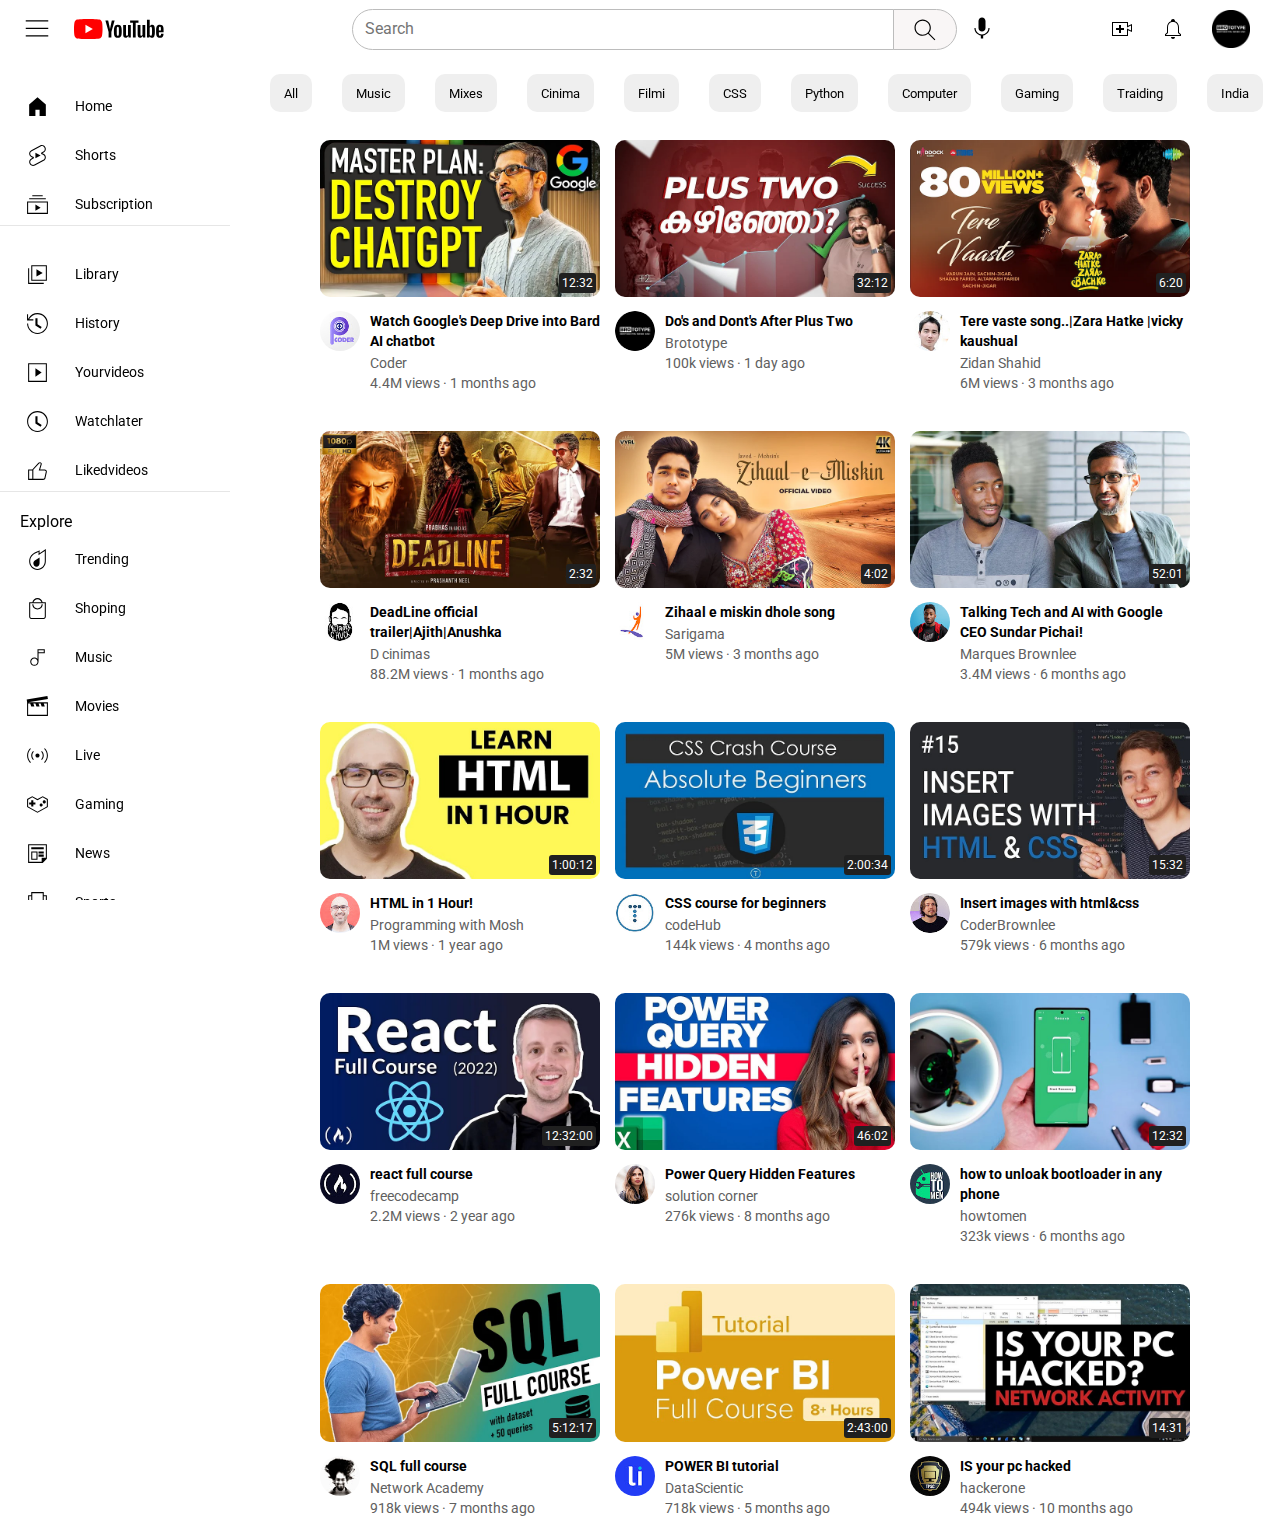
<file: index.html>
<!DOCTYPE html>
<html lang="en">
<head>
  <meta charset="UTF-8">
  <meta name="viewport" content="width=device-width, initial-scale=1.0">
  <title>Document</title>
  <link rel="preconnect" href="https://fonts.googleapis.com">
  <link rel="preconnect" href="https://fonts.gstatic.com" crossorigin>
  <link href="https://fonts.googleapis.com/css2?family=Roboto:wght@400;500;700&display=swap" rel="stylesheet">

  <link rel="stylesheet" href="videostyle.css">
  <link rel="stylesheet" href="headerstyle.css">
  <link rel="stylesheet" href="sidebar.css">
</head>
<body>

<!-- *********************************header*********************************************** -->

  <div class="header">


    <div class="leftsection">
      <img class="menu" src="headerphotos/hamburger-menu.svg" alt="">
      <img  class="youtube-logo" src="headerphotos/youtube-logo.svg" alt="">
    </div>
    <div class="middlesection">
      <input class="Search-bar"  type="text" placeholder="Search">
    
      <button class="buttonsearch">
      <img class="search-button" src="headerphotos/search.svg" alt="">
      </button>

      <button class="mic-button">
      <img class="mic" src="headerphotos/mic.svg" alt="">
      </button>

    </div>


    <div class="rightsection">
    <img src="headerphotos/videoadd-icon.svg" alt="">
    <img src="headerphotos/bell-icon.svg" alt="">
    <img class="channel-logo"  src="headerphotos/image15channel.jpeg" alt="">
    </div>
  </div>

  <div class="top-bar-div">

    <ul class="lists-top">

      <li><button class="button-top">All</button></li>
      <li><button class="button-top">Music</button></li>
      <li><button class="button-top">Mixes</button></li>
      <li><button class="button-top">Cinima</button></li>
      <li><button class="button-top">Filmi</button></li>
      <li><button class="button-top">CSS</button></li>
      <li><button class="button-top">Python</button></li>
      <li><button class="button-top">Computer</button></li>
      <li><button class="button-top">Gaming</button></li>
      <li><button class="button-top">Traiding</button></li>
      <li><button class="button-top">India</button></li>
      <li><button class="button-top">Technology</button></li>
      <li><button class="button-top">Dance</button></li>


    </ul>
  </div>

  

<!-- ************************************sidebar********************************* -->

  <div class="sidebar">
<div class="sidebar-first-div">
  <div class="sidebar-link">
    <img src="sidebarimages/home-icon.svg" alt="">
    <div class="sidebar-name">Home</div>
  </div>
  <div class="sidebar-link">
    <img src="sidebarimages/shorts.svg" alt="">
    <div class="sidebar-name">Shorts</div>
  </div>
  <div class="sidebar-link">
    <img src="sidebarimages/subscription.svg" alt="">
    <div class="sidebar-name">Subscription</div>
  </div>
 </div>

 <div class="sidebar-second-div">

  <div class="sidebar-link">
    <img src="sidebarimages/library.svg" alt="">
    <div class="sidebar-name">Library</div>
  </div>
  <div class="sidebar-link">
    <img src="sidebarimages/history.svg" alt="">
    <div class="sidebar-name">History</div>
  </div>
  <div class="sidebar-link">
    <img src="sidebarimages/yourvideos.svg" alt="">
    <div class="sidebar-name">Yourvideos</div>
  </div>
  <div class="sidebar-link">
    <img src="sidebarimages/watchlater.svg" alt="">
    <div class="sidebar-name">Watchlater</div>
  </div>
  <div class="sidebar-link">
    <img src="sidebarimages/likedvideos.svg" alt="">
    <div class="sidebar-name">Likedvideos</div>
  </div>
  </div>

  <div class="sidebar-fourth-div">

    <div class="sidebar-name-heading">Explore</div>
   
  <div class="sidebar-link">
    <img src="sidebarimages/trending.svg" alt="">
    <div class="sidebar-name">Trending</div>
  </div>
  <div class="sidebar-link">
    <img src="sidebarimages/shoping.svg" alt="">
    <div class="sidebar-name">Shoping</div>
  </div>
  <div class="sidebar-link">
    <img src="sidebarimages/music.svg" alt="">
    <div class="sidebar-name">Music</div>
  </div>
  <div class="sidebar-link">
    <img src="sidebarimages/movies.svg" alt="">
    <div class="sidebar-name">Movies</div>
  </div>
  <div class="sidebar-link">
    <img src="sidebarimages/live.svg" alt="">
    <div class="sidebar-name">Live</div>
  </div>
  <div class="sidebar-link">
    <img src="sidebarimages/gaming.svg" alt="">
    <div class="sidebar-name">Gaming</div>
  </div>
  <div class="sidebar-link">
    <img src="sidebarimages/news.svg" alt="">
    <div class="sidebar-name">News</div>
  </div>
  <div class="sidebar-link">
    <img src="sidebarimages/sports.svg" alt="">
    <div class="sidebar-name">Sports</div>
  </div>
  <div class="sidebar-link">
    <img src="sidebarimages/learning.svg" alt="">
    <div class="sidebar-name">Learning</div>
  </div>
  <div class="sidebar-link">
    <img src="sidebarimages/fashion.svg" alt="">
    <div class="sidebar-name">Fashion</div>
  </div>
</div>

  <div class="sidebar-third-div">

    <div class="sidebar-name-heading">More From YouTube</div>

    <div class="sidebar-link">
    <img src="sidebarimages/youtubepremium.svg" alt="">
    <div class="sidebar-name">Youtube premium</div>
  </div>
  <div class="sidebar-link">
    <img src="sidebarimages/studio.svg" alt="">
    <div class="sidebar-name">Youtube Studio</div>
  </div>
  <div class="sidebar-link">
    <img src="sidebarimages/youtubemusic.svg" alt="">
    <div class="sidebar-name">Youtube Music</div>
  </div>
  </div>

<div class="sidebar-fifth-div">
  <div class="sidebar-link">
    <img src="sidebarimages/settings.svg" alt="">
    <div class="sidebar-name">Settings</div>
  </div>
  <div class="sidebar-link">
    <img src="sidebarimages/reporthistory.svg" alt="">
    <div class="sidebar-name">Report History</div>
  </div>
  <div class="sidebar-link">
    <img src="sidebarimages/help.svg" alt="">
    <div class="sidebar-name">Help</div>
  </div>
  <div class="sidebar-link">
    <img src="sidebarimages/sendfeedback.svg" alt="">
    <div class="sidebar-name">Sendfeedback</div>
  </div>
</div>


<div class="sidebar-final-text">
  <p>
About  Press  Copyright <br> Contact us Creators <br> Advertise Developers <br><br>
Terms Privacy Policy & Safety <br>How YouTube works <br> Test new features <br><br>
<div>© 2023 Google LLC</div>
  </p>
</div>
</div>
<!--***********************************************mainbody************************************************ -->
  <div class="video-grid">


<!-- **************************************first picture************************************ -->

  <!--************************* thumbnail ************************************-->
  <div >

    <div class="thumbnail1-div">
      <img class="thumbnail1" src="thumbnails/image1.jpg" alt="">
      <div class="video-length">12:32</div>
    </div>
   
   
  
      <!--************************ profile photo ********************************** -->
      <div class="video-info-grid">

      <div class="channel-picture-div">
        <img class="profile-picture" src="channelpicturre/image1channel.jpg" alt="">
      </div>
  
      <!--************************** video info ********************************** -->
      <div>
        <p class="video-titles">
          Watch Google's Deep Drive into Bard AI chatbot
        </p>
      
        <p class="video-auther">
          Coder
        </p>
      
        <p class="video-time">
          4.4M views &#183; 1 months ago
        </p>
      </div>
    </div>
  </div>




              <!--*************************** second picture ************************************* -->



  <!--************************* thumbnail ************************************-->
  <div >

    <div class="thumbnail1-div">
      <img class="thumbnail1" src="thumbnails/image15.jpg" alt="">
      <div class="video-length">32:12</div>
    </div>
  
   
  
      <!--************************ profile photo ********************************** -->
      <div class="video-info-grid">
      <div class="channel-picture-div">
        <img class="profile-picture" src="channelpicturre/image15channel.jpeg" alt="">
      </div>
  
      <!--************************** video info ********************************** -->
      <div>
        <p class="video-titles">
          Do's and Dont's After Plus Two
        </p>
      
        <p class="video-auther">
          Brototype
        </p>
      
        <p class="video-time">
          100k views &#183; 1 day ago
        </p>
      </div>
    </div>
  </div>


            <!--*************************** third picture ************************************* -->


 <!--************************* thumbnail ************************************-->
 <div >

  <div class="thumbnail1-div">
    <img class="thumbnail1" src="thumbnails/image2.webp" alt="">
    <div class="video-length">6:20</div>
  </div>

 

    <!--************************ profile photo ********************************** -->
    <div class="video-info-grid">
    <div class="channel-picture-div">
      <img class="profile-picture" src="channelpicturre/image2channel.jpeg" alt="">
    </div>

    <!--************************** video info ********************************** -->
    <div>
      <p class="video-titles">
        Tere vaste song..|Zara Hatke |vicky kaushual
      </p>
    
      <p class="video-auther">
       Zidan Shahid
      </p>
    
      <p class="video-time">
        6M views &#183; 3 months ago
      </p>
    </div>
  </div>
</div>



     <!-- **************************************fourth picture************************************ -->

  <!--************************* thumbnail ************************************-->
  <div >

    <div class="thumbnail1-div">
      <img class="thumbnail1" src="thumbnails/image3.webp" alt="">
      <div class="video-length">2:32</div>
    </div>
  
   
  
      <!--************************ profile photo ********************************** -->
      <div class="video-info-grid">
      <div class="channel-picture-div">
        <img class="profile-picture" src="channelpicturre/image3channel.jpeg" alt="">
      </div>
  
      <!--************************** video info ********************************** -->
      <div>
        <p class="video-titles">
         DeadLine official trailer|Ajith|Anushka
        </p>
      
        <p class="video-auther">
        D cinimas
        </p>
      
        <p class="video-time">
          88.2M views &#183; 1 months ago
        </p>
      </div>
    </div>
  </div>


 <!-- **************************************fifth picture************************************ -->

  <!--************************* thumbnail ************************************-->
  <div >

    <div class="thumbnail1-div">
      <img class="thumbnail1" src="thumbnails/image4.webp" alt="">
      <div class="video-length">4:02</div>
    </div>
  
   
  
      <!--************************ profile photo ********************************** -->
      <div class="video-info-grid">
      <div class="channel-picture-div">
        <img class="profile-picture" src="channelpicturre/image4channel.jpeg" alt="">
      </div>
  
      <!--************************** video info ********************************** -->
      <div>
        <p class="video-titles">
          Zihaal e miskin dhole song
        </p>
      
        <p class="video-auther">
          Sarigama
        </p>
      
        <p class="video-time">
          5M views &#183; 3 months ago
        </p>
      </div>
    </div>
  </div>

        
 <!-- **************************************sixth picture************************************ -->

  <!--************************* thumbnail ************************************-->
  <div>
    <div class="thumbnail1-div">
      <img class="thumbnail1" src="thumbnails/image5.webp" alt="">
      <div class="video-length">52:01</div>
    </div>
  
   
  
      <!--************************ profile photo ********************************** -->
      <div class="video-info-grid">
      <div class="channel-picture-div">
        <img class="profile-picture" src="channelpicturre/image5channel.jpeg" alt="">
      </div>
  
      <!--************************** video info ********************************** -->
      <div>
        <p class="video-titles">
          Talking Tech and AI with Google CEO Sundar Pichai!
        </p>
      
        <p class="video-auther">
          Marques Brownlee
        </p>
      
        <p class="video-time">
          3.4M views &#183; 6 months ago
        </p>
      </div>
    </div>
  </div>




   <!-- **************************************seventh picture************************************ -->

  <!--************************* thumbnail ************************************-->
  <div >

    <div class="thumbnail1-div">
      <img class="thumbnail1" src="thumbnails/image6.jpg" alt="">
      <div class="video-length">1:00:12</div>
    </div>
  
   
  
      <!--************************ profile photo ********************************** -->
      <div class="video-info-grid">
      <div class="channel-picture-div">
        <img class="profile-picture" src="channelpicturre/image6channel.jpeg" alt="">
      </div>
  
      <!--************************** video info ********************************** -->
      <div>
        <p class="video-titles">
         HTML in 1 Hour!
        </p>
      
        <p class="video-auther">
          Programming with Mosh
        </p>
      
        <p class="video-time">
          1M views &#183; 1 year ago
        </p>
      </div>
    </div>
  </div>


 <!-- **************************************eighth picture************************************ -->

  <!--************************* thumbnail ************************************-->
  <div >

    <div class="thumbnail1-div">
      <img class="thumbnail1" src="thumbnails/image7.jpg" alt="">
      <div class="video-length">2:00:34</div>
    </div>
  
   
  
      <!--************************ profile photo ********************************** -->
      <div class="video-info-grid">
      <div class="channel-picture-div">
        <img class="profile-picture" src="channelpicturre/image7channel.jpeg" alt="">
      </div>
  
      <!--************************** video info ********************************** -->
      <div>
        <p class="video-titles">
         CSS course for beginners
        </p>
      
        <p class="video-auther">
        codeHub
        </p>
      
        <p class="video-time">
          144k views &#183; 4 months ago
        </p>
      </div>
    </div>
  </div>

        
 <!-- **************************************nineth picture************************************ -->

  <!--************************* thumbnail ************************************-->
  <div>
    <div class="thumbnail1-div">
      <img class="thumbnail1" src="thumbnails/image8.jpg" alt="">
      <div class="video-length">15:32</div>
    </div>
  
   
  
      <!--************************ profile photo ********************************** -->
      <div class="video-info-grid">
      <div class="channel-picture-div">
        <img class="profile-picture" src="channelpicturre/image8channel.jpeg" alt="">
      </div>
  
      <!--************************** video info ********************************** -->
      <div>
        <p class="video-titles">
         Insert images with html&css
        </p>
      
        <p class="video-auther">
           CoderBrownlee
        </p>
      
        <p class="video-time">
          579k views &#183; 6 months ago
        </p>
      </div>
    </div>
  </div>


    <!-- **************************************tenth picture************************************ -->

  <!--************************* thumbnail ************************************-->
  <div >

    <div class="thumbnail1-div">
      <img class="thumbnail1" src="thumbnails/image9.jpg" alt="">
      <div class="video-length">12:32:00</div>
    </div>
  
   
  
      <!--************************ profile photo ********************************** -->
      <div class="video-info-grid">
      <div class="channel-picture-div">
        <img class="profile-picture" src="channelpicturre/image9channel.jpeg" alt="">
      </div>
  
      <!--************************** video info ********************************** -->
      <div>
        <p class="video-titles">
          react full course
        </p>
      
        <p class="video-auther">
          freecodecamp
        </p>
      
        <p class="video-time">
          2.2M views &#183; 2 year ago
        </p>
      </div>
    </div>
  </div>


 <!-- **************************************leventh picture************************************ -->

  <!--************************* thumbnail ************************************-->
  <div >

    <div class="thumbnail1-div">
      <img class="thumbnail1" src="thumbnails/image10.jpg" alt="">
      <div class="video-length">46:02</div>
    </div>
  
   
  
      <!--************************ profile photo ********************************** -->
      <div class="video-info-grid">
      <div class="channel-picture-div">
        <img class="profile-picture" src="channelpicturre/image10channel.jpeg" alt="">
      </div>
  
      <!--************************** video info ********************************** -->
      <div>
        <p class="video-titles">
          Power Query Hidden Features
        </p>
      
        <p class="video-auther">
          solution corner
        </p>
      
        <p class="video-time">
          276k views &#183; 8 months ago
        </p>
      </div>
    </div>
  </div>

        
 <!-- **************************************twelveth picture************************************ -->

  <!--************************* thumbnail ************************************-->
  <div>
    <div class="thumbnail1-div">
      <img class="thumbnail1" src="thumbnails/image11.jpg" alt="">
      <div class="video-length">12:32</div>
    </div>
  
   
  
      <!--************************ profile photo ********************************** -->
      <div class="video-info-grid">
      <div class="channel-picture-div">
        <img class="profile-picture" src="channelpicturre/image11channel.jpeg" alt="">
      </div>
  
      <!--************************** video info ********************************** -->
      <div>
        <p class="video-titles">
          how to unloak bootloader in any phone
        </p>
      
        <p class="video-auther">
          howtomen
        </p>
      
        <p class="video-time">
        323k views &#183; 6 months ago
        </p>
      </div>
    </div>
  </div>




   <!-- **************************************thirteenth picture************************************ -->

  <!--************************* thumbnail ************************************-->
  <div >

    <div class="thumbnail1-div">
      <img class="thumbnail1" src="thumbnails/image12.webp" alt="">
      <div class="video-length">5:12:17</div>
    </div>
  
   
  
      <!--************************ profile photo ********************************** -->
      <div class="video-info-grid">
      <div class="channel-picture-div">
        <img class="profile-picture" src="channelpicturre/image12channel.jpeg" alt="">
      </div>
  
      <!--************************** video info ********************************** -->
      <div>
        <p class="video-titles">
          SQL full course
        </p>
      
        <p class="video-auther">
          Network Academy
        </p>
      
        <p class="video-time">
          918k views &#183; 7 months ago
        </p>
      </div>
    </div>
  </div>


 <!-- **************************************fourteenth picture************************************ -->

  <!--************************* thumbnail ************************************-->
  <div >

    <div class="thumbnail1-div">
      <img class="thumbnail1" src="thumbnails/image13.jpg" alt="">
      <div class="video-length">2:43:00</div>
    </div>
  
   
  
      <!--************************ profile photo ********************************** -->
      <div class="video-info-grid">
      <div class="channel-picture-div">
        <img class="profile-picture" src="channelpicturre/image13channel.jpeg" alt="">
      </div>
  
      <!--************************** video info ********************************** -->
      <div>
        <p class="video-titles">
          POWER BI tutorial
        </p>
      
        <p class="video-auther">
        DataScientic
        </p>
      
        <p class="video-time">
          718k views &#183; 5 months ago
        </p>
      </div>
    </div>
  </div>

        
 <!-- **************************************fifteenth picture************************************ -->

  <!--************************* thumbnail ************************************-->
  <div>
    <div class="thumbnail1-div">
      <img class="thumbnail1" src="thumbnails/image14.jpg" alt="">
      <div class="video-length">14:31</div>
    </div>
  
   
  
      <!--************************ profile photo ********************************** -->
      <div class="video-info-grid">
      <div class="channel-picture-div">
        <img class="profile-picture" src="channelpicturre/image14channel.jpeg" alt="">
      </div>
  
      <!--************************** video info ********************************** -->
      <div>
        <p class="video-titles">
          IS your pc hacked
        </p>
      
        <p class="video-auther">
        hackerone
        </p>
      
        <p class="video-time">
          494k views &#183; 10 months ago
        </p>
      </div>
    </div>
  </div>



</div>
</file>
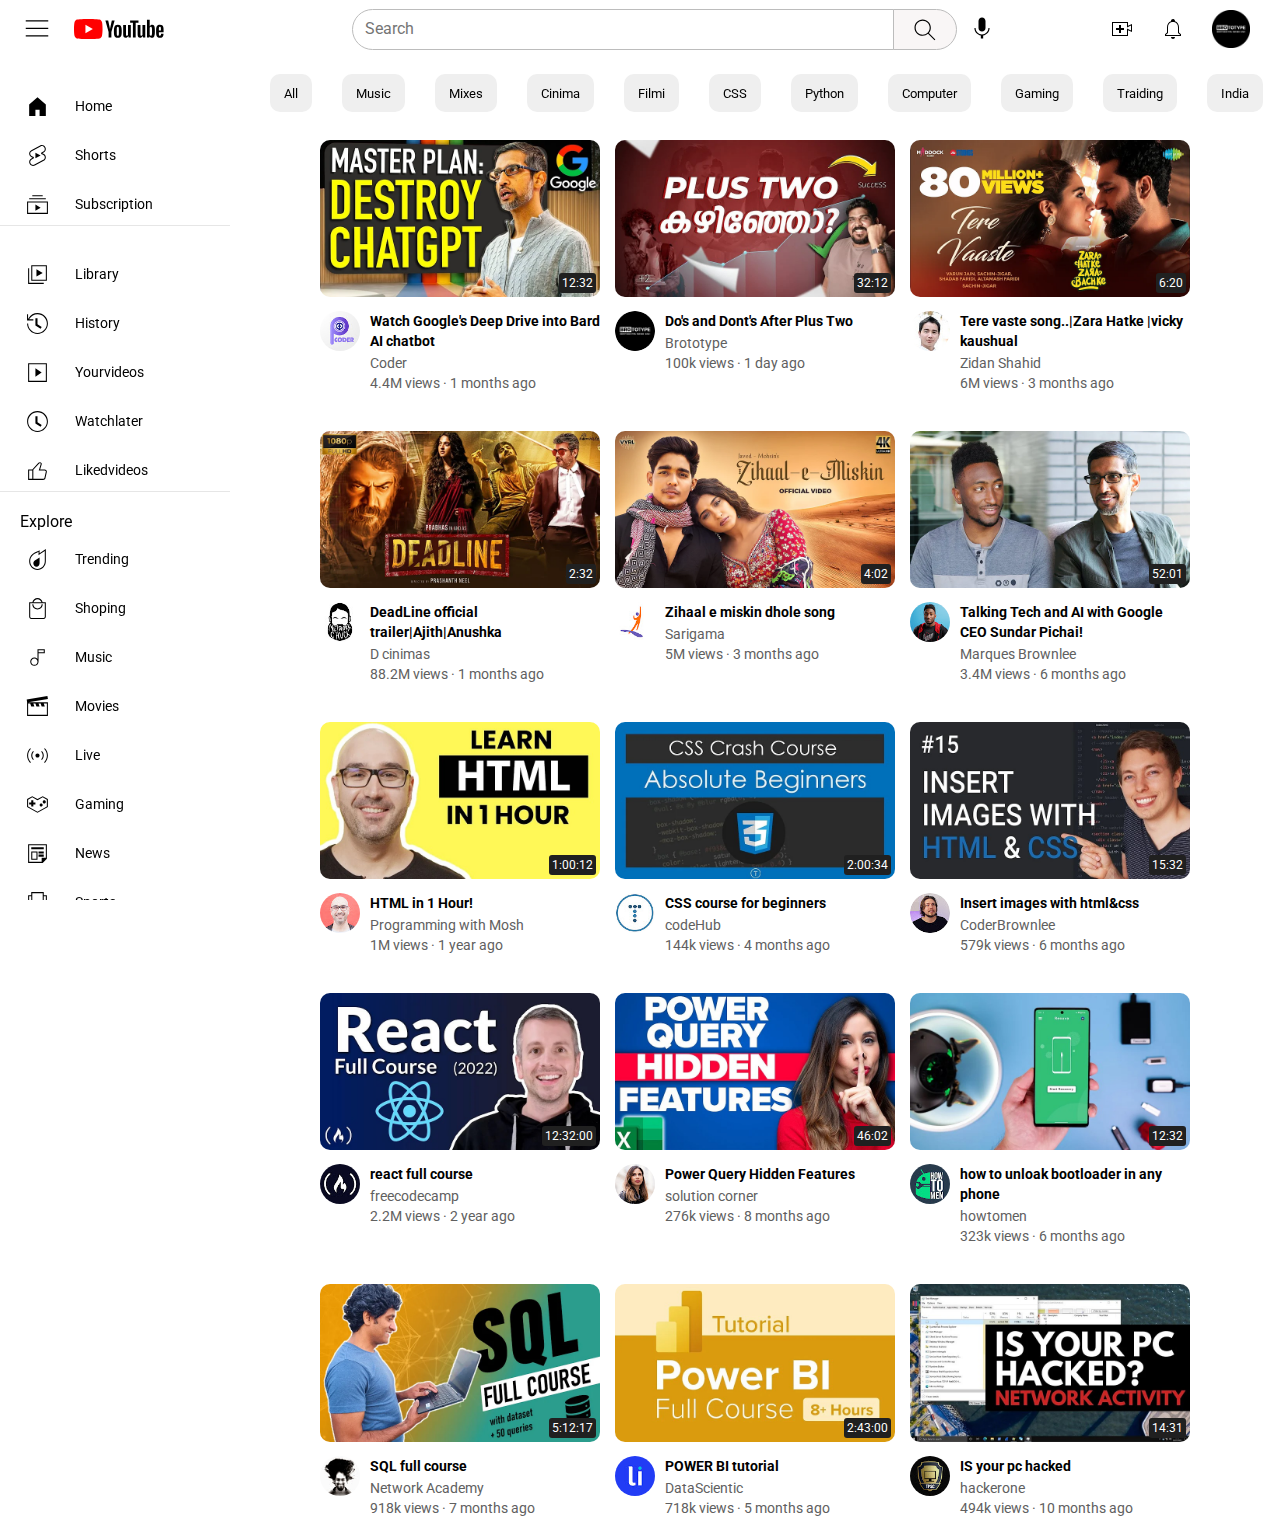
<file: youtube1.html>
<!DOCTYPE html>
<html lang="en">
<head>
  <meta charset="UTF-8">
  <meta name="viewport" content="width=device-width, initial-scale=1.0">
  <title>Document</title>
  <link rel="preconnect" href="https://fonts.googleapis.com">
  <link rel="preconnect" href="https://fonts.gstatic.com" crossorigin>
  <link href="https://fonts.googleapis.com/css2?family=Roboto:wght@400;500;700&display=swap" rel="stylesheet">

  <link rel="stylesheet" href="videostyle.css">
  <link rel="stylesheet" href="headerstyle.css">
  <link rel="stylesheet" href="sidebar.css">
</head>
<body>

<!-- *********************************header*********************************************** -->

  <div class="header">


    <div class="leftsection">
      <img class="menu" src="headerphotos/hamburger-menu.svg" alt="">
      <img  class="youtube-logo" src="headerphotos/youtube-logo.svg" alt="">
    </div>
    <div class="middlesection">
      <input class="Search-bar"  type="text" placeholder="Search">
    
      <button class="buttonsearch">
      <img class="search-button" src="headerphotos/search.svg" alt="">
      </button>

      <button class="mic-button">
      <img class="mic" src="headerphotos/mic.svg" alt="">
      </button>

    </div>


    <div class="rightsection">
    <img src="headerphotos/videoadd-icon.svg" alt="">
    <img src="headerphotos/bell-icon.svg" alt="">
    <img class="channel-logo"  src="headerphotos/image15channel.jpeg" alt="">
    </div>
  </div>

  <div class="top-bar-div">

    <ul class="lists-top">

      <li><button class="button-top">All</button></li>
      <li><button class="button-top">Music</button></li>
      <li><button class="button-top">Mixes</button></li>
      <li><button class="button-top">Cinima</button></li>
      <li><button class="button-top">Filmi</button></li>
      <li><button class="button-top">CSS</button></li>
      <li><button class="button-top">Python</button></li>
      <li><button class="button-top">Computer</button></li>
      <li><button class="button-top">Gaming</button></li>
      <li><button class="button-top">Traiding</button></li>
      <li><button class="button-top">India</button></li>
      <li><button class="button-top">Technology</button></li>
      <li><button class="button-top">Dance</button></li>


    </ul>
  </div>

  

<!-- ************************************sidebar********************************* -->

  <div class="sidebar">
<div class="sidebar-first-div">
  <div class="sidebar-link">
    <img src="sidebarimages/home-icon.svg" alt="">
    <div class="sidebar-name">Home</div>
  </div>
  <div class="sidebar-link">
    <img src="sidebarimages/shorts.svg" alt="">
    <div class="sidebar-name">Shorts</div>
  </div>
  <div class="sidebar-link">
    <img src="sidebarimages/subscription.svg" alt="">
    <div class="sidebar-name">Subscription</div>
  </div>
 </div>

 <div class="sidebar-second-div">

  <div class="sidebar-link">
    <img src="sidebarimages/library.svg" alt="">
    <div class="sidebar-name">Library</div>
  </div>
  <div class="sidebar-link">
    <img src="sidebarimages/history.svg" alt="">
    <div class="sidebar-name">History</div>
  </div>
  <div class="sidebar-link">
    <img src="sidebarimages/yourvideos.svg" alt="">
    <div class="sidebar-name">Yourvideos</div>
  </div>
  <div class="sidebar-link">
    <img src="sidebarimages/watchlater.svg" alt="">
    <div class="sidebar-name">Watchlater</div>
  </div>
  <div class="sidebar-link">
    <img src="sidebarimages/likedvideos.svg" alt="">
    <div class="sidebar-name">Likedvideos</div>
  </div>
  </div>

  <div class="sidebar-fourth-div">

    <div class="sidebar-name-heading">Explore</div>
   
  <div class="sidebar-link">
    <img src="sidebarimages/trending.svg" alt="">
    <div class="sidebar-name">Trending</div>
  </div>
  <div class="sidebar-link">
    <img src="sidebarimages/shoping.svg" alt="">
    <div class="sidebar-name">Shoping</div>
  </div>
  <div class="sidebar-link">
    <img src="sidebarimages/music.svg" alt="">
    <div class="sidebar-name">Music</div>
  </div>
  <div class="sidebar-link">
    <img src="sidebarimages/movies.svg" alt="">
    <div class="sidebar-name">Movies</div>
  </div>
  <div class="sidebar-link">
    <img src="sidebarimages/live.svg" alt="">
    <div class="sidebar-name">Live</div>
  </div>
  <div class="sidebar-link">
    <img src="sidebarimages/gaming.svg" alt="">
    <div class="sidebar-name">Gaming</div>
  </div>
  <div class="sidebar-link">
    <img src="sidebarimages/news.svg" alt="">
    <div class="sidebar-name">News</div>
  </div>
  <div class="sidebar-link">
    <img src="sidebarimages/sports.svg" alt="">
    <div class="sidebar-name">Sports</div>
  </div>
  <div class="sidebar-link">
    <img src="sidebarimages/learning.svg" alt="">
    <div class="sidebar-name">Learning</div>
  </div>
  <div class="sidebar-link">
    <img src="sidebarimages/fashion.svg" alt="">
    <div class="sidebar-name">Fashion</div>
  </div>
</div>

  <div class="sidebar-third-div">

    <div class="sidebar-name-heading">More From YouTube</div>

    <div class="sidebar-link">
    <img src="sidebarimages/youtubepremium.svg" alt="">
    <div class="sidebar-name">Youtube premium</div>
  </div>
  <div class="sidebar-link">
    <img src="sidebarimages/studio.svg" alt="">
    <div class="sidebar-name">Youtube Studio</div>
  </div>
  <div class="sidebar-link">
    <img src="sidebarimages/youtubemusic.svg" alt="">
    <div class="sidebar-name">Youtube Music</div>
  </div>
  </div>

<div class="sidebar-fifth-div">
  <div class="sidebar-link">
    <img src="sidebarimages/settings.svg" alt="">
    <div class="sidebar-name">Settings</div>
  </div>
  <div class="sidebar-link">
    <img src="sidebarimages/reporthistory.svg" alt="">
    <div class="sidebar-name">Report History</div>
  </div>
  <div class="sidebar-link">
    <img src="sidebarimages/help.svg" alt="">
    <div class="sidebar-name">Help</div>
  </div>
  <div class="sidebar-link">
    <img src="sidebarimages/sendfeedback.svg" alt="">
    <div class="sidebar-name">Sendfeedback</div>
  </div>
</div>


<div class="sidebar-final-text">
  <p>
About  Press  Copyright <br> Contact us Creators <br> Advertise Developers <br><br>
Terms Privacy Policy & Safety <br>How YouTube works <br> Test new features <br><br>
<div>© 2023 Google LLC</div>
  </p>
</div>
</div>
<!--***********************************************mainbody************************************************ -->
  <div class="video-grid">


<!-- **************************************first picture************************************ -->

  <!--************************* thumbnail ************************************-->
  <div >

    <div class="thumbnail1-div">
      <img class="thumbnail1" src="thumbnails/image1.jpg" alt="">
      <div class="video-length">12:32</div>
    </div>
   
   
  
      <!--************************ profile photo ********************************** -->
      <div class="video-info-grid">

      <div class="channel-picture-div">
        <img class="profile-picture" src="channelpicturre/image1channel.jpg" alt="">
      </div>
  
      <!--************************** video info ********************************** -->
      <div>
        <p class="video-titles">
          Watch Google's Deep Drive into Bard AI chatbot
        </p>
      
        <p class="video-auther">
          Coder
        </p>
      
        <p class="video-time">
          4.4M views &#183; 1 months ago
        </p>
      </div>
    </div>
  </div>




              <!--*************************** second picture ************************************* -->



  <!--************************* thumbnail ************************************-->
  <div >

    <div class="thumbnail1-div">
      <img class="thumbnail1" src="thumbnails/image15.jpg" alt="">
      <div class="video-length">32:12</div>
    </div>
  
   
  
      <!--************************ profile photo ********************************** -->
      <div class="video-info-grid">
      <div class="channel-picture-div">
        <img class="profile-picture" src="channelpicturre/image15channel.jpeg" alt="">
      </div>
  
      <!--************************** video info ********************************** -->
      <div>
        <p class="video-titles">
          Do's and Dont's After Plus Two
        </p>
      
        <p class="video-auther">
          Brototype
        </p>
      
        <p class="video-time">
          100k views &#183; 1 day ago
        </p>
      </div>
    </div>
  </div>


            <!--*************************** third picture ************************************* -->


 <!--************************* thumbnail ************************************-->
 <div >

  <div class="thumbnail1-div">
    <img class="thumbnail1" src="thumbnails/image2.webp" alt="">
    <div class="video-length">6:20</div>
  </div>

 

    <!--************************ profile photo ********************************** -->
    <div class="video-info-grid">
    <div class="channel-picture-div">
      <img class="profile-picture" src="channelpicturre/image2channel.jpeg" alt="">
    </div>

    <!--************************** video info ********************************** -->
    <div>
      <p class="video-titles">
        Tere vaste song..|Zara Hatke |vicky kaushual
      </p>
    
      <p class="video-auther">
       Zidan Shahid
      </p>
    
      <p class="video-time">
        6M views &#183; 3 months ago
      </p>
    </div>
  </div>
</div>



     <!-- **************************************fourth picture************************************ -->

  <!--************************* thumbnail ************************************-->
  <div >

    <div class="thumbnail1-div">
      <img class="thumbnail1" src="thumbnails/image3.webp" alt="">
      <div class="video-length">2:32</div>
    </div>
  
   
  
      <!--************************ profile photo ********************************** -->
      <div class="video-info-grid">
      <div class="channel-picture-div">
        <img class="profile-picture" src="channelpicturre/image3channel.jpeg" alt="">
      </div>
  
      <!--************************** video info ********************************** -->
      <div>
        <p class="video-titles">
         DeadLine official trailer|Ajith|Anushka
        </p>
      
        <p class="video-auther">
        D cinimas
        </p>
      
        <p class="video-time">
          88.2M views &#183; 1 months ago
        </p>
      </div>
    </div>
  </div>


 <!-- **************************************fifth picture************************************ -->

  <!--************************* thumbnail ************************************-->
  <div >

    <div class="thumbnail1-div">
      <img class="thumbnail1" src="thumbnails/image4.webp" alt="">
      <div class="video-length">4:02</div>
    </div>
  
   
  
      <!--************************ profile photo ********************************** -->
      <div class="video-info-grid">
      <div class="channel-picture-div">
        <img class="profile-picture" src="channelpicturre/image4channel.jpeg" alt="">
      </div>
  
      <!--************************** video info ********************************** -->
      <div>
        <p class="video-titles">
          Zihaal e miskin dhole song
        </p>
      
        <p class="video-auther">
          Sarigama
        </p>
      
        <p class="video-time">
          5M views &#183; 3 months ago
        </p>
      </div>
    </div>
  </div>

        
 <!-- **************************************sixth picture************************************ -->

  <!--************************* thumbnail ************************************-->
  <div>
    <div class="thumbnail1-div">
      <img class="thumbnail1" src="thumbnails/image5.webp" alt="">
      <div class="video-length">52:01</div>
    </div>
  
   
  
      <!--************************ profile photo ********************************** -->
      <div class="video-info-grid">
      <div class="channel-picture-div">
        <img class="profile-picture" src="channelpicturre/image5channel.jpeg" alt="">
      </div>
  
      <!--************************** video info ********************************** -->
      <div>
        <p class="video-titles">
          Talking Tech and AI with Google CEO Sundar Pichai!
        </p>
      
        <p class="video-auther">
          Marques Brownlee
        </p>
      
        <p class="video-time">
          3.4M views &#183; 6 months ago
        </p>
      </div>
    </div>
  </div>




   <!-- **************************************seventh picture************************************ -->

  <!--************************* thumbnail ************************************-->
  <div >

    <div class="thumbnail1-div">
      <img class="thumbnail1" src="thumbnails/image6.jpg" alt="">
      <div class="video-length">1:00:12</div>
    </div>
  
   
  
      <!--************************ profile photo ********************************** -->
      <div class="video-info-grid">
      <div class="channel-picture-div">
        <img class="profile-picture" src="channelpicturre/image6channel.jpeg" alt="">
      </div>
  
      <!--************************** video info ********************************** -->
      <div>
        <p class="video-titles">
         HTML in 1 Hour!
        </p>
      
        <p class="video-auther">
          Programming with Mosh
        </p>
      
        <p class="video-time">
          1M views &#183; 1 year ago
        </p>
      </div>
    </div>
  </div>


 <!-- **************************************eighth picture************************************ -->

  <!--************************* thumbnail ************************************-->
  <div >

    <div class="thumbnail1-div">
      <img class="thumbnail1" src="thumbnails/image7.jpg" alt="">
      <div class="video-length">2:00:34</div>
    </div>
  
   
  
      <!--************************ profile photo ********************************** -->
      <div class="video-info-grid">
      <div class="channel-picture-div">
        <img class="profile-picture" src="channelpicturre/image7channel.jpeg" alt="">
      </div>
  
      <!--************************** video info ********************************** -->
      <div>
        <p class="video-titles">
         CSS course for beginners
        </p>
      
        <p class="video-auther">
        codeHub
        </p>
      
        <p class="video-time">
          144k views &#183; 4 months ago
        </p>
      </div>
    </div>
  </div>

        
 <!-- **************************************nineth picture************************************ -->

  <!--************************* thumbnail ************************************-->
  <div>
    <div class="thumbnail1-div">
      <img class="thumbnail1" src="thumbnails/image8.jpg" alt="">
      <div class="video-length">15:32</div>
    </div>
  
   
  
      <!--************************ profile photo ********************************** -->
      <div class="video-info-grid">
      <div class="channel-picture-div">
        <img class="profile-picture" src="channelpicturre/image8channel.jpeg" alt="">
      </div>
  
      <!--************************** video info ********************************** -->
      <div>
        <p class="video-titles">
         Insert images with html&css
        </p>
      
        <p class="video-auther">
           CoderBrownlee
        </p>
      
        <p class="video-time">
          579k views &#183; 6 months ago
        </p>
      </div>
    </div>
  </div>


    <!-- **************************************tenth picture************************************ -->

  <!--************************* thumbnail ************************************-->
  <div >

    <div class="thumbnail1-div">
      <img class="thumbnail1" src="thumbnails/image9.jpg" alt="">
      <div class="video-length">12:32:00</div>
    </div>
  
   
  
      <!--************************ profile photo ********************************** -->
      <div class="video-info-grid">
      <div class="channel-picture-div">
        <img class="profile-picture" src="channelpicturre/image9channel.jpeg" alt="">
      </div>
  
      <!--************************** video info ********************************** -->
      <div>
        <p class="video-titles">
          react full course
        </p>
      
        <p class="video-auther">
          freecodecamp
        </p>
      
        <p class="video-time">
          2.2M views &#183; 2 year ago
        </p>
      </div>
    </div>
  </div>


 <!-- **************************************leventh picture************************************ -->

  <!--************************* thumbnail ************************************-->
  <div >

    <div class="thumbnail1-div">
      <img class="thumbnail1" src="thumbnails/image10.jpg" alt="">
      <div class="video-length">46:02</div>
    </div>
  
   
  
      <!--************************ profile photo ********************************** -->
      <div class="video-info-grid">
      <div class="channel-picture-div">
        <img class="profile-picture" src="channelpicturre/image10channel.jpeg" alt="">
      </div>
  
      <!--************************** video info ********************************** -->
      <div>
        <p class="video-titles">
          Power Query Hidden Features
        </p>
      
        <p class="video-auther">
          solution corner
        </p>
      
        <p class="video-time">
          276k views &#183; 8 months ago
        </p>
      </div>
    </div>
  </div>

        
 <!-- **************************************twelveth picture************************************ -->

  <!--************************* thumbnail ************************************-->
  <div>
    <div class="thumbnail1-div">
      <img class="thumbnail1" src="thumbnails/image11.jpg" alt="">
      <div class="video-length">12:32</div>
    </div>
  
   
  
      <!--************************ profile photo ********************************** -->
      <div class="video-info-grid">
      <div class="channel-picture-div">
        <img class="profile-picture" src="channelpicturre/image11channel.jpeg" alt="">
      </div>
  
      <!--************************** video info ********************************** -->
      <div>
        <p class="video-titles">
          how to unloak bootloader in any phone
        </p>
      
        <p class="video-auther">
          howtomen
        </p>
      
        <p class="video-time">
        323k views &#183; 6 months ago
        </p>
      </div>
    </div>
  </div>




   <!-- **************************************thirteenth picture************************************ -->

  <!--************************* thumbnail ************************************-->
  <div >

    <div class="thumbnail1-div">
      <img class="thumbnail1" src="thumbnails/image12.webp" alt="">
      <div class="video-length">5:12:17</div>
    </div>
  
   
  
      <!--************************ profile photo ********************************** -->
      <div class="video-info-grid">
      <div class="channel-picture-div">
        <img class="profile-picture" src="channelpicturre/image12channel.jpeg" alt="">
      </div>
  
      <!--************************** video info ********************************** -->
      <div>
        <p class="video-titles">
          SQL full course
        </p>
      
        <p class="video-auther">
          Network Academy
        </p>
      
        <p class="video-time">
          918k views &#183; 7 months ago
        </p>
      </div>
    </div>
  </div>


 <!-- **************************************fourteenth picture************************************ -->

  <!--************************* thumbnail ************************************-->
  <div >

    <div class="thumbnail1-div">
      <img class="thumbnail1" src="thumbnails/image13.jpg" alt="">
      <div class="video-length">2:43:00</div>
    </div>
  
   
  
      <!--************************ profile photo ********************************** -->
      <div class="video-info-grid">
      <div class="channel-picture-div">
        <img class="profile-picture" src="channelpicturre/image13channel.jpeg" alt="">
      </div>
  
      <!--************************** video info ********************************** -->
      <div>
        <p class="video-titles">
          POWER BI tutorial
        </p>
      
        <p class="video-auther">
        DataScientic
        </p>
      
        <p class="video-time">
          718k views &#183; 5 months ago
        </p>
      </div>
    </div>
  </div>

        
 <!-- **************************************fifteenth picture************************************ -->

  <!--************************* thumbnail ************************************-->
  <div>
    <div class="thumbnail1-div">
      <img class="thumbnail1" src="thumbnails/image14.jpg" alt="">
      <div class="video-length">14:31</div>
    </div>
  
   
  
      <!--************************ profile photo ********************************** -->
      <div class="video-info-grid">
      <div class="channel-picture-div">
        <img class="profile-picture" src="channelpicturre/image14channel.jpeg" alt="">
      </div>
  
      <!--************************** video info ********************************** -->
      <div>
        <p class="video-titles">
          IS your pc hacked
        </p>
      
        <p class="video-auther">
        hackerone
        </p>
      
        <p class="video-time">
          494k views &#183; 10 months ago
        </p>
      </div>
    </div>
  </div>



</div>
</file>
<file: videostyle.css>
p{
  font-family: Roboto,Arial, Helvetica, sans-serif;
  margin-top: 0;
  margin-bottom: 0;
}

body{
  margin: 0;
  padding-top: 140px;
  padding-left: 320px;
  padding-right: 90px;
}

.thumbnail1-div
{
  margin-bottom: 10px;
  position: relative;
 
}

.thumbnail1
{
  width:100%;
  border-radius: 10px;
 
}

.profile-picture
{
  width:40px;
  border-radius: 50px;
}

.video-titles
{
  font-size: 14px;
  font-weight: 700;
  margin-top: 0;
  line-height: 20px;
  margin-bottom: 4px;
}

.video-auther
{
  /* display: inline-block; */
  font-size: 14px;
  color: #606060;
  margin-bottom: 4px;
}
.video-time
{
  /* display: inline-block; */
  font-size: 14px;
  color: #606060;
  
}

.video-info-grid
{
  display: grid;
  grid-template-columns: 50px 1fr;
}

.video-grid
{

  display: grid;
  grid-template-columns: 1fr 1fr 1fr;
  column-gap: 15px;
  row-gap: 40px;
  
}

.video-length
{
  background-color: rgb(32, 32, 32);
  color: white;
  position: absolute;
  bottom: 8px;
  right: 4px;
  border-radius: 3px;
  font-size: 12px;
  font-family: Roboto, Arial, Helvetica, sans-serif;
  padding-left: 3px;
  padding-right: 3px;
  padding-top: 3px;
  padding-bottom: 3px;
 
 
}

.lists-top
{
  list-style: none;
  display: flex;
  gap: 30px;
 

}

.button-top
{
  padding-left: 14px;
  padding-top: 10px;
  padding-bottom: 10px;
  padding-right: 14px;
  border: none;
  height: 38px;
  border-radius: 10px;
  font-family: Roboto,Arial, Helvetica, sans-serif  ;
  

}
.top-bar-div
{
  position: fixed;
  left: 230px;
  right:0;
  top: 58px;
  margin-bottom: 50px; 
  background-color: white;
  z-index: 100;
  
}
</file>
<file: headerstyle.css>
.header
{
  height: 58px;
  display: flex;
  flex-direction: row;
  justify-content: space-between;
  position: fixed;
  left: 0;
  right: 0;
  top: 0;
  z-index: 100;
  background-color: white;
  
}
.leftsection
{
  
  display: flex;
  align-items: center;

}
.middlesection
{
  
  flex: 1;
  margin-left: 80px;
  margin-right: 0px;
  max-width: 650px;
  display: flex;
  align-items: center;
}
.rightsection
{
  width: 170px;
  align-items: center;
  display: flex;
  justify-content: space-between;
  
}

.menu
{
height: 30px;
margin-left: 22px;
margin-right: 22px;
}

.youtube-logo
{
height: 20px;
}
.Search-bar
{
  flex: 1;
  height: 37px;
  font-size: 16px;
  border-color: rgb(188, 188, 188);
  border-width: 1px;
  border-style: solid;
  border-top-left-radius: 40px;
  border-top-right-radius: 0px;
  border-bottom-right-radius: 0px;
  border-bottom-left-radius: 40px;
 
 
}
.Search-bar::placeholder
{
  font-family: Roboto, Arial, Helvetica, sans-serif;
  font-size: 16px;
  padding-left: 10px;
  
}
.search-button
{
  height: 28px;
  border-color: rgb(196, 59, 59);
  padding-top: 4px;
  width: 50px;
  
  
  
}
.buttonsearch
{

  border-color: rgb(188, 188, 188);
  border-width: 1px;
  border-style: solid;
  margin-left: -1px;
  height: 41px;
  background-color: rgb(249, 246, 246);
  border-top-left-radius: 0px;
  border-top-right-radius: 40px;
  border-bottom-right-radius: 40px;
  border-bottom-left-radius: 0px;
 
}

.mic{
  height: 28px;
  
}

.mic-button
{
  border: 0;
  margin: 0;
  background-color:transparent;
  margin-left: 5px;

}

.channel-logo
{
  width: 38px;
  margin-right: 30px;
 
}
</file>
<file: sidebar.css>
.sidebar
{
position: fixed;
left: 0;
bottom: 0;
top: 58px;
width: 230px;
margin-top: 20px;
overflow-y: auto;

}

.sidebar::-webkit-scrollbar {
  width: 8px; 
  background-color: #f1f1f1; 
}

.sidebar::-webkit-scrollbar-thumb {
  background-color: #888; 
  border-radius: 15px;
}

.sidebar::-webkit-scrollbar {
  display: none;
}
.sidebar:hover::-webkit-scrollbar {
  display: block;
}


.sidebar-link
{
  height: 40px;
  margin-bottom: 1px;
  margin-left: 25px;
  display: flex;
  padding-top: 8px;
  margin-right: 5px;
  align-items: center;
  
}
.sidebar-link:hover
{
  background-color: lightgrey;
  border-radius: 9px;
}
.sidebar-link img
{
  height: 25px;
}

.sidebar-link div
{
  font-family: Roboto , Arial, Helvetica, sans-serif;
  font-size: 14px;
  margin-left: 25px;

}

.sidebar-first-div
{
  border-bottom: 1px;
 border-bottom-style: solid;
 border-bottom-color: rgb(230, 230, 230);
 margin-bottom: 20px;


}
.sidebar-second-div
{
  border-bottom: 1px;
  border-bottom-style: solid;
  border-bottom-color: rgb(230, 230, 230);
  margin-bottom: 20px;

}

.sidebar-third-div
{
  border-bottom: 1px;
  border-bottom-style: solid;
  border-bottom-color: rgb(230, 230, 230);
  margin-bottom: 20px;

}

.sidebar-fourth-div
{
  border-bottom: 1px;
  border-bottom-style: solid;
  border-bottom-color: rgb(230, 230, 230);
  margin-bottom: 20px;

}

.sidebar-fifth-div
{
  border-bottom: 1px;
  border-bottom-style: solid;
  border-bottom-color: rgb(230, 230, 230);
  margin-bottom: 20px;

}

.sidebar-final-text
{
  width: 200px;
  font-family: Roboto, Arial, Helvetica, sans-serif;
  font-size: 13px;
  line-height: 22px;
  margin-left: 12px;
  margin-bottom: 18px;
}

.sidebar-name-heading
{
font-family: Roboto, Arial, Helvetica, sans-serif;
font-size: 16px;
margin-left: 20px;

}
</file>
